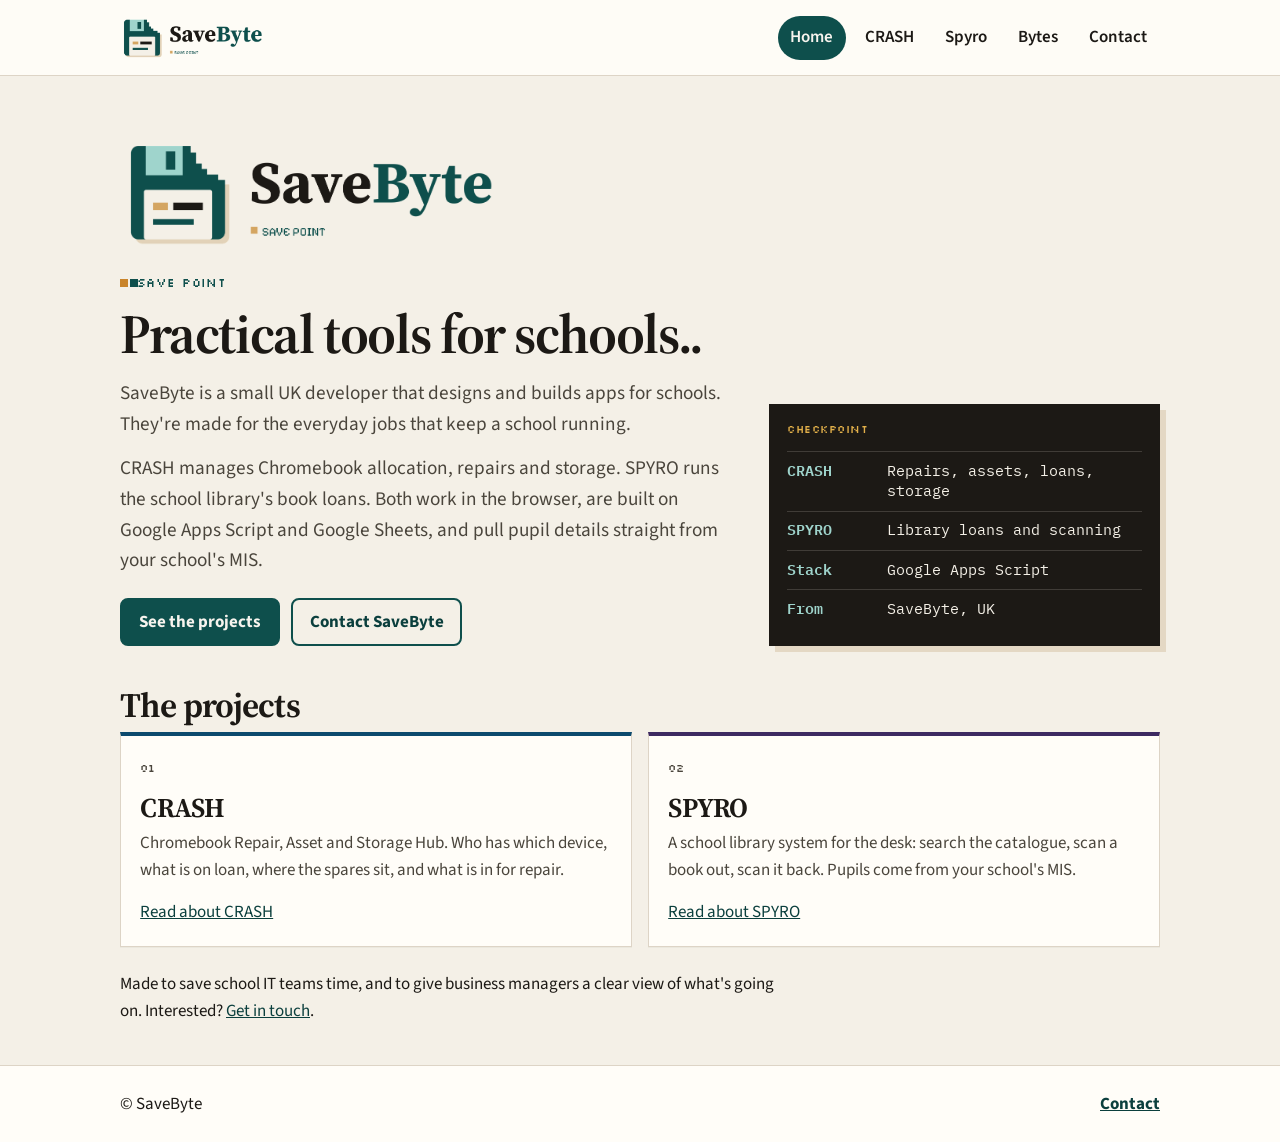
<file: index.html>
<!DOCTYPE html>
<html lang="en-GB">
  <head>
    <meta charset="utf-8">
    <meta name="viewport" content="width=device-width, initial-scale=1">
    <title>SaveByte — tools for school IT</title>
    <meta name="description" content="SaveByte is a small UK developer for practical school IT tools. CRASH tracks Chromebooks. SPYRO runs the library desk.">
    <meta name="theme-color" content="#0e4f4c">
    <link rel="icon" href="favicon.ico" sizes="any">
    <link rel="icon" href="images/icon-32.png" type="image/png" sizes="32x32">
    <link rel="icon" href="images/icon-16.png" type="image/png" sizes="16x16">
    <link rel="apple-touch-icon" href="images/icon-180.png">
    <link rel="manifest" href="site.webmanifest">
    <link rel="preconnect" href="https://fonts.googleapis.com">
    <link rel="preconnect" href="https://fonts.gstatic.com" crossorigin>
    <link href="https://fonts.googleapis.com/css2?family=IBM+Plex+Mono:wght@500;600&family=Silkscreen&family=Source+Sans+3:wght@400;600;700&family=Source+Serif+4:opsz,wght@8..60,560;8..60,650&display=swap" rel="stylesheet">
    <link rel="stylesheet" href="css/site.css">
  </head>
  <body>
    <a class="skip" href="#main">Skip to content</a>
    <header class="site-header">
      <div class="wrap header-inner">
        <a class="brand" href="index.html">
          <!-- Header logo. Replace images/savebyte-logo.png to swap it. -->
          <img class="brand-mark" src="images/savebyte-logo.png" width="1935" height="640" alt="SaveByte">
        </a>
        <nav class="nav" aria-label="Primary">
          <!--
            To add a project to this menu, copy one <a> line below onto every page
            (index.html, crash.html, spyro.html, bytes.html, contact.html)
            and add a new HTML file for that project.
          -->
          <a href="index.html" aria-current="page">Home</a>
          <a href="crash.html">CRASH</a>
          <a href="spyro.html">Spyro</a>
          <a href="bytes.html">Bytes</a>
          <a href="contact.html">Contact</a>
        </nav>
      </div>
    </header>
    <main id="main">
      <div class="wrap">
        <section class="hero">
          <div>
            <img class="home-logo" src="images/savebyte-logo.png" width="1935" height="640" alt="">
            <p class="kicker"><span class="pixel" aria-hidden="true"></span> Save point</p>
            <h1>Practical tools for schools..</h1>
            <p class="lede">SaveByte is a small UK developer that designs and builds apps for schools. They're made for the everyday jobs that keep a school running.</p>
            <p class="lede">CRASH manages Chromebook allocation, repairs and storage. SPYRO runs the school library's book loans. Both work in the browser, are built on Google Apps Script and Google Sheets, and pull pupil details straight from your school's MIS.</p>
            <div class="actions">
              <a class="button" href="#projects-heading">See the projects</a>
              <a class="button secondary" href="contact.html">Contact SaveByte</a>
            </div>
          </div>
          <aside class="checkpoint" aria-label="At a glance">
            <p class="checkpoint-kicker">Checkpoint</p>
            <ul>
              <li><span>CRASH</span> Repairs, assets, loans, storage</li>
              <li><span>SPYRO</span> Library loans and scanning</li>
              <li><span>Stack</span>Google Apps Script</li>
              <li><span>From</span> SaveByte, UK</li>
            </ul>
          </aside>
        </section>
        <section class="section" aria-labelledby="projects-heading">
          <h2 id="projects-heading">The projects</h2>
          <div class="card-grid">
            <article class="card crash">
              <p class="index">01</p>
              <h2><a href="crash.html">CRASH</a></h2>
              <p>Chromebook Repair, Asset and Storage Hub. Who has which device, what is on loan, where the spares sit, and what is in for repair.</p>
              <a href="crash.html">Read about CRASH</a>
            </article>
            <article class="card SPYRO">
              <p class="index">02</p>
              <h2><a href="spyro.html">SPYRO</a></h2>
              <p>A school library system for the desk: search the catalogue, scan a book out, scan it back. Pupils come from your school's MIS.</p>
              <a href="spyro.html">Read about SPYRO</a>
            </article>
          </div>
         <p class="note">Made to save school IT teams time, and to give business managers a clear view of what's going on. Interested? <a href="contact.html">Get in touch</a>.</p>
        </section>
      </div>
    </main>
    <footer class="site-footer">
      <div class="wrap footer-inner">
        <p>© SaveByte</p>
        <a href="contact.html">Contact</a>
      </div>
    </footer>
  </body>
</html>
</file>
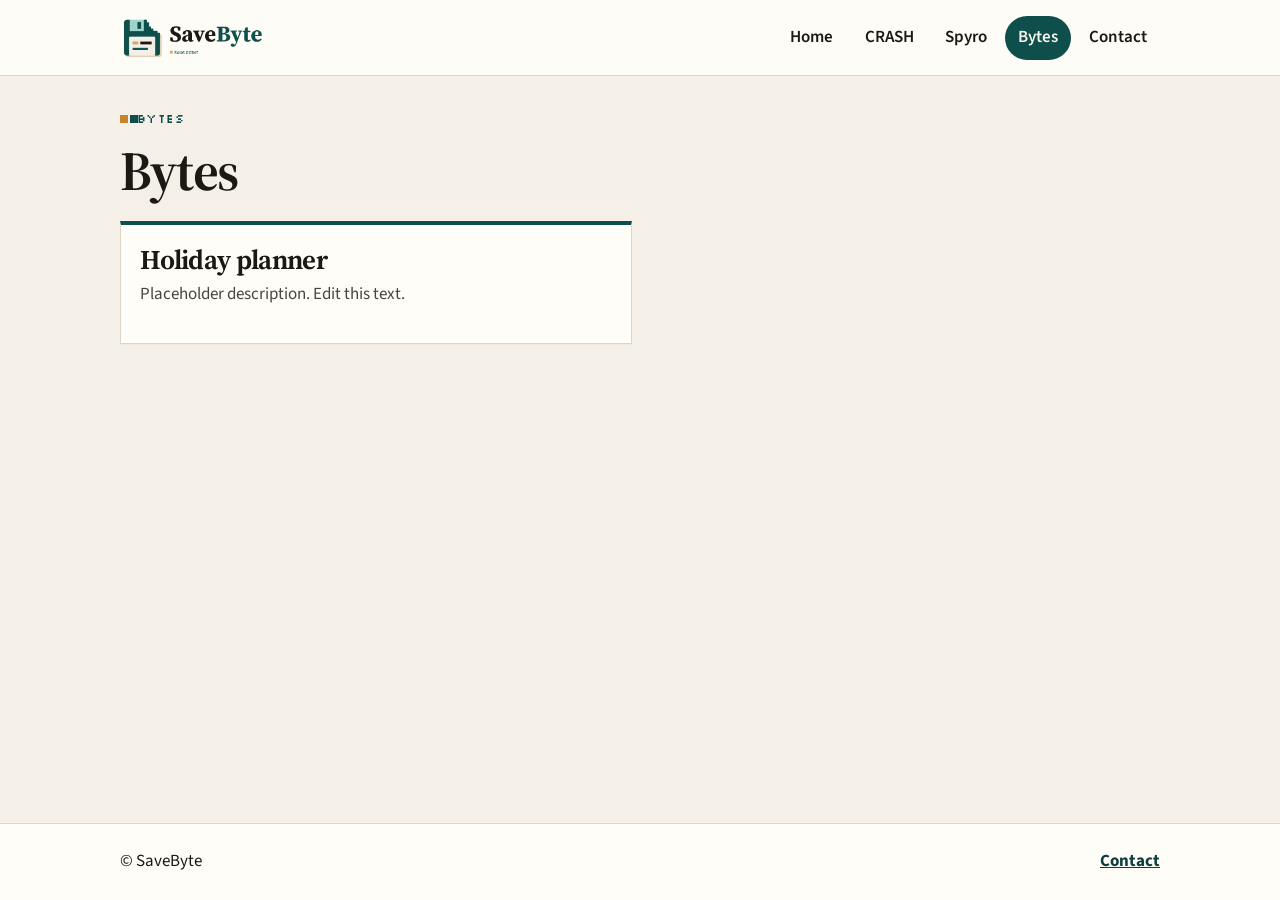
<file: bytes.html>
<!DOCTYPE html>
<html lang="en-GB">
  <head>
    <meta charset="utf-8">
    <meta name="viewport" content="width=device-width, initial-scale=1">
    <title>Bytes — SaveByte</title>
    <meta name="description" content="Smaller SaveByte projects.">
    <meta name="theme-color" content="#0e4f4c">
    <link rel="icon" href="favicon.ico" sizes="any">
    <link rel="icon" href="images/icon-32.png" type="image/png" sizes="32x32">
    <link rel="icon" href="images/icon-16.png" type="image/png" sizes="16x16">
    <link rel="apple-touch-icon" href="images/icon-180.png">
    <link rel="manifest" href="site.webmanifest">
    <link rel="preconnect" href="https://fonts.googleapis.com">
    <link rel="preconnect" href="https://fonts.gstatic.com" crossorigin>
    <link href="https://fonts.googleapis.com/css2?family=IBM+Plex+Mono:wght@500;600&family=Silkscreen&family=Source+Sans+3:wght@400;600;700&family=Source+Serif+4:opsz,wght@8..60,560;8..60,650&display=swap" rel="stylesheet">
    <link rel="stylesheet" href="css/site.css">
  </head>
  <body>
    <a class="skip" href="#main">Skip to content</a>
    <header class="site-header">
      <div class="wrap header-inner">
        <a class="brand" href="index.html">
          <!-- Header logo. Replace images/savebyte-logo.png to swap it. -->
          <img class="brand-mark" src="images/savebyte-logo.png" width="1935" height="640" alt="SaveByte">
        </a>
        <nav class="nav" aria-label="Primary">
          <!--
            To add a project to this menu, copy one <a> line below onto every page
            (index.html, crash.html, spyro.html, bytes.html, contact.html)
            and add a new HTML file for that project.
          -->
          <a href="index.html">Home</a>
          <a href="crash.html">CRASH</a>
          <a href="spyro.html">Spyro</a>
          <a href="bytes.html" aria-current="page">Bytes</a>
          <a href="contact.html">Contact</a>
        </nav>
      </div>
    </header>
    <main id="main">
      <div class="wrap page">
        <header class="page-intro">
          <p class="kicker"><span class="pixel" aria-hidden="true"></span> Bytes</p>
          <h1>Bytes</h1>
        </header>
        <div class="card-grid">
          <!--
            To add another small project, copy the <article class="card"> below
            and edit the heading and description.
          -->
          <article class="card">
            <h2>Holiday planner</h2>
            <p>Placeholder description. Edit this text.</p>
          </article>
        </div>
      </div>
    </main>
    <footer class="site-footer">
      <div class="wrap footer-inner">
        <p>© SaveByte</p>
        <a href="contact.html">Contact</a>
      </div>
    </footer>
  </body>
</html>
</file>
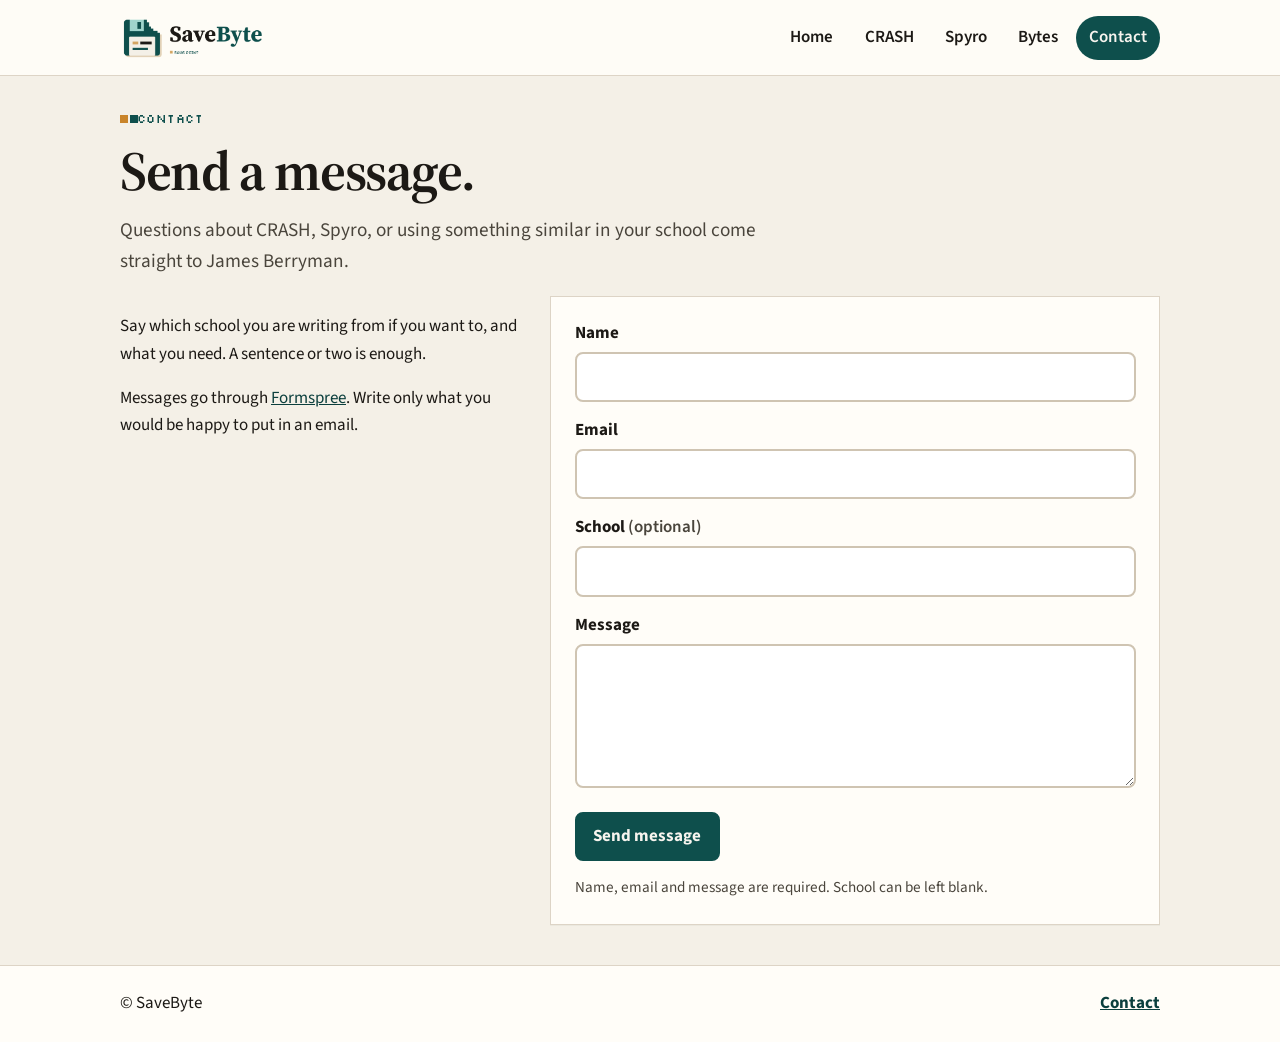
<file: contact.html>
<!DOCTYPE html>
<html lang="en-GB">
  <head>
    <meta charset="utf-8">
    <meta name="viewport" content="width=device-width, initial-scale=1">
    <title>Contact — SaveByte</title>
    <meta name="description" content="Contact James Berryman about SaveByte, CRASH, or Spyro.">
    <meta name="theme-color" content="#0e4f4c">
    <link rel="icon" href="favicon.ico" sizes="any">
    <link rel="icon" href="images/icon-32.png" type="image/png" sizes="32x32">
    <link rel="icon" href="images/icon-16.png" type="image/png" sizes="16x16">
    <link rel="apple-touch-icon" href="images/icon-180.png">
    <link rel="manifest" href="site.webmanifest">
    <link rel="preconnect" href="https://fonts.googleapis.com">
    <link rel="preconnect" href="https://fonts.gstatic.com" crossorigin>
    <link href="https://fonts.googleapis.com/css2?family=IBM+Plex+Mono:wght@500;600&family=Silkscreen&family=Source+Sans+3:wght@400;600;700&family=Source+Serif+4:opsz,wght@8..60,560;8..60,650&display=swap" rel="stylesheet">
    <link rel="stylesheet" href="css/site.css">
  </head>
  <body>
    <a class="skip" href="#main">Skip to content</a>
    <header class="site-header">
      <div class="wrap header-inner">
        <a class="brand" href="index.html">
          <!-- Header logo. Replace images/savebyte-logo.png to swap it. -->
          <img class="brand-mark" src="images/savebyte-logo.png" width="1935" height="640" alt="SaveByte">
        </a>
        <nav class="nav" aria-label="Primary">
          <!--
            To add a project to this menu, copy one <a> line below onto every page
            (index.html, crash.html, spyro.html, bytes.html, contact.html)
            and add a new HTML file for that project.
          -->
          <a href="index.html">Home</a>
          <a href="crash.html">CRASH</a>
          <a href="spyro.html">Spyro</a>
          <a href="bytes.html">Bytes</a>
          <a href="contact.html" aria-current="page">Contact</a>
        </nav>
      </div>
    </header>
    <main id="main">
      <div class="wrap">
        <header class="page-intro">
          <p class="kicker"><span class="pixel" aria-hidden="true"></span> Contact</p>
          <h1>Send a message.</h1>
          <p class="lede">Questions about CRASH, Spyro, or using something similar in your school come straight to James Berryman.</p>
        </header>
        <div class="contact-layout">
          <div class="prose">
            <p>Say which school you are writing from if you want to, and what you need. A sentence or two is enough.</p>
            <p>Messages go through <a href="https://formspree.io" rel="noopener noreferrer">Formspree</a>. Write only what you would be happy to put in an email.</p>
          </div>
          <div>
            <form id="contact-form" action="https://formspree.io/f/YOUR_FORM_ID" method="POST">
              <div id="error-summary" class="error-summary" hidden tabindex="-1">
                <p id="error-summary-title">Please fix the following:</p>
                <ul id="error-list"></ul>
              </div>
              <p id="send-error" class="form-error" hidden tabindex="-1"></p>
              <p class="hp" aria-hidden="true">
                <label for="company">Company</label>
                <input id="company" name="_gotcha" type="text" tabindex="-1" autocomplete="off">
              </p>
              <input type="hidden" name="_subject" value="SaveByte website enquiry">
              <div class="field">
                <label for="name">Name</label>
                <input id="name" name="name" type="text" autocomplete="name" maxlength="200" required aria-describedby="name-error">
                <p id="name-error" class="field-error" hidden></p>
              </div>
              <div class="field">
                <label for="email">Email</label>
                <input id="email" name="email" type="email" autocomplete="email" maxlength="200" required aria-describedby="email-error" inputmode="email" spellcheck="false">
                <p id="email-error" class="field-error" hidden></p>
              </div>
              <div class="field">
                <label for="school">School <span class="optional">(optional)</span></label>
                <input id="school" name="school" type="text" autocomplete="organization" maxlength="200">
              </div>
              <div class="field">
                <label for="message">Message</label>
                <textarea id="message" name="message" maxlength="5000" required aria-describedby="message-error"></textarea>
                <p id="message-error" class="field-error" hidden></p>
              </div>
              <div class="form-actions">
                <button id="send" class="button" type="submit">Send message</button>
              </div>
              <p class="fine-print">Name, email and message are required. School can be left blank.</p>
            </form>
            <div id="thanks" class="thanks" hidden tabindex="-1">
              <h2>Thank you</h2>
              <p id="thanks-detail"></p>
              <button id="thanks-reset" class="button secondary" type="button">Send another message</button>
            </div>
          </div>
        </div>
      </div>
    </main>
    <footer class="site-footer">
      <div class="wrap footer-inner">
        <p>© SaveByte</p>
        <a href="contact.html" aria-current="page">Contact</a>
      </div>
    </footer>
    <script src="js/site.js"></script>
    <noscript>
      <style>
        .fine-print::after {
          content: " This browser has JavaScript turned off. The form can still be sent, and Formspree will show its own confirmation.";
        }
      </style>
    </noscript>
  </body>
</html>
</file>
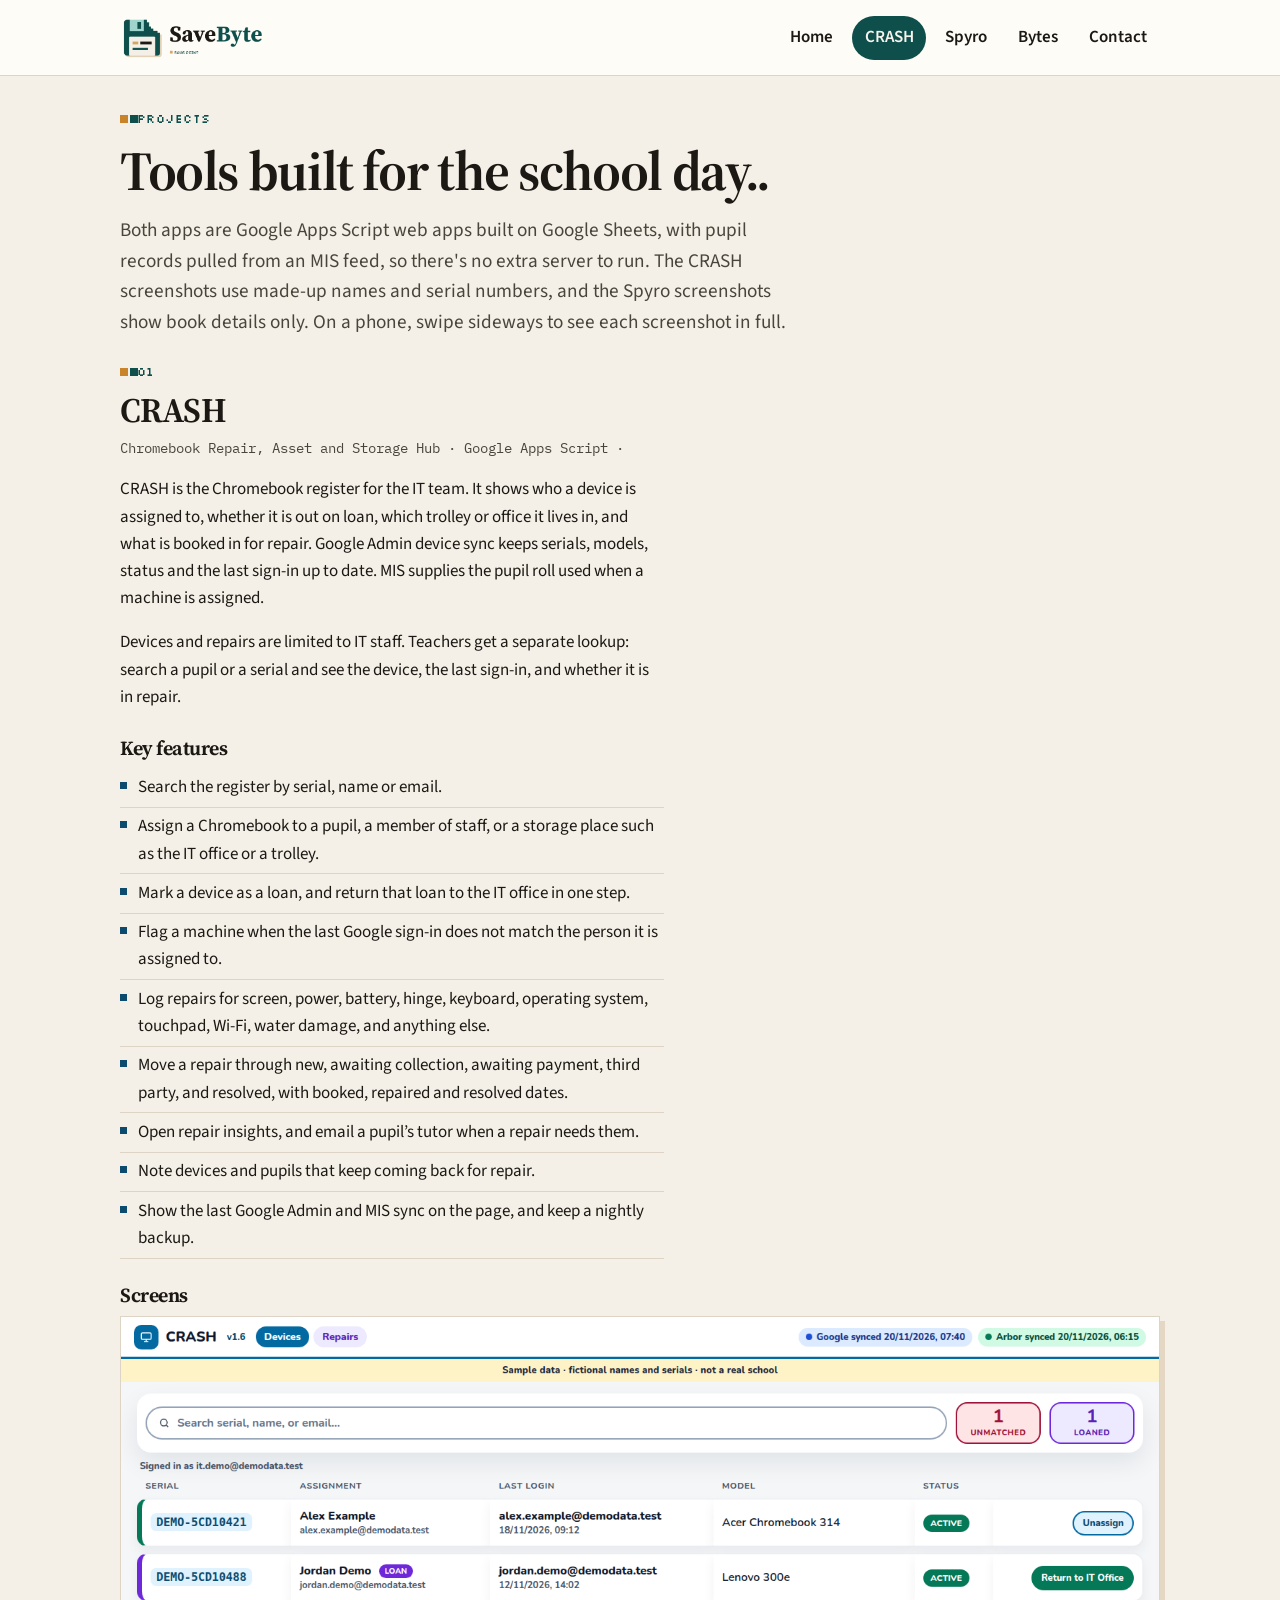
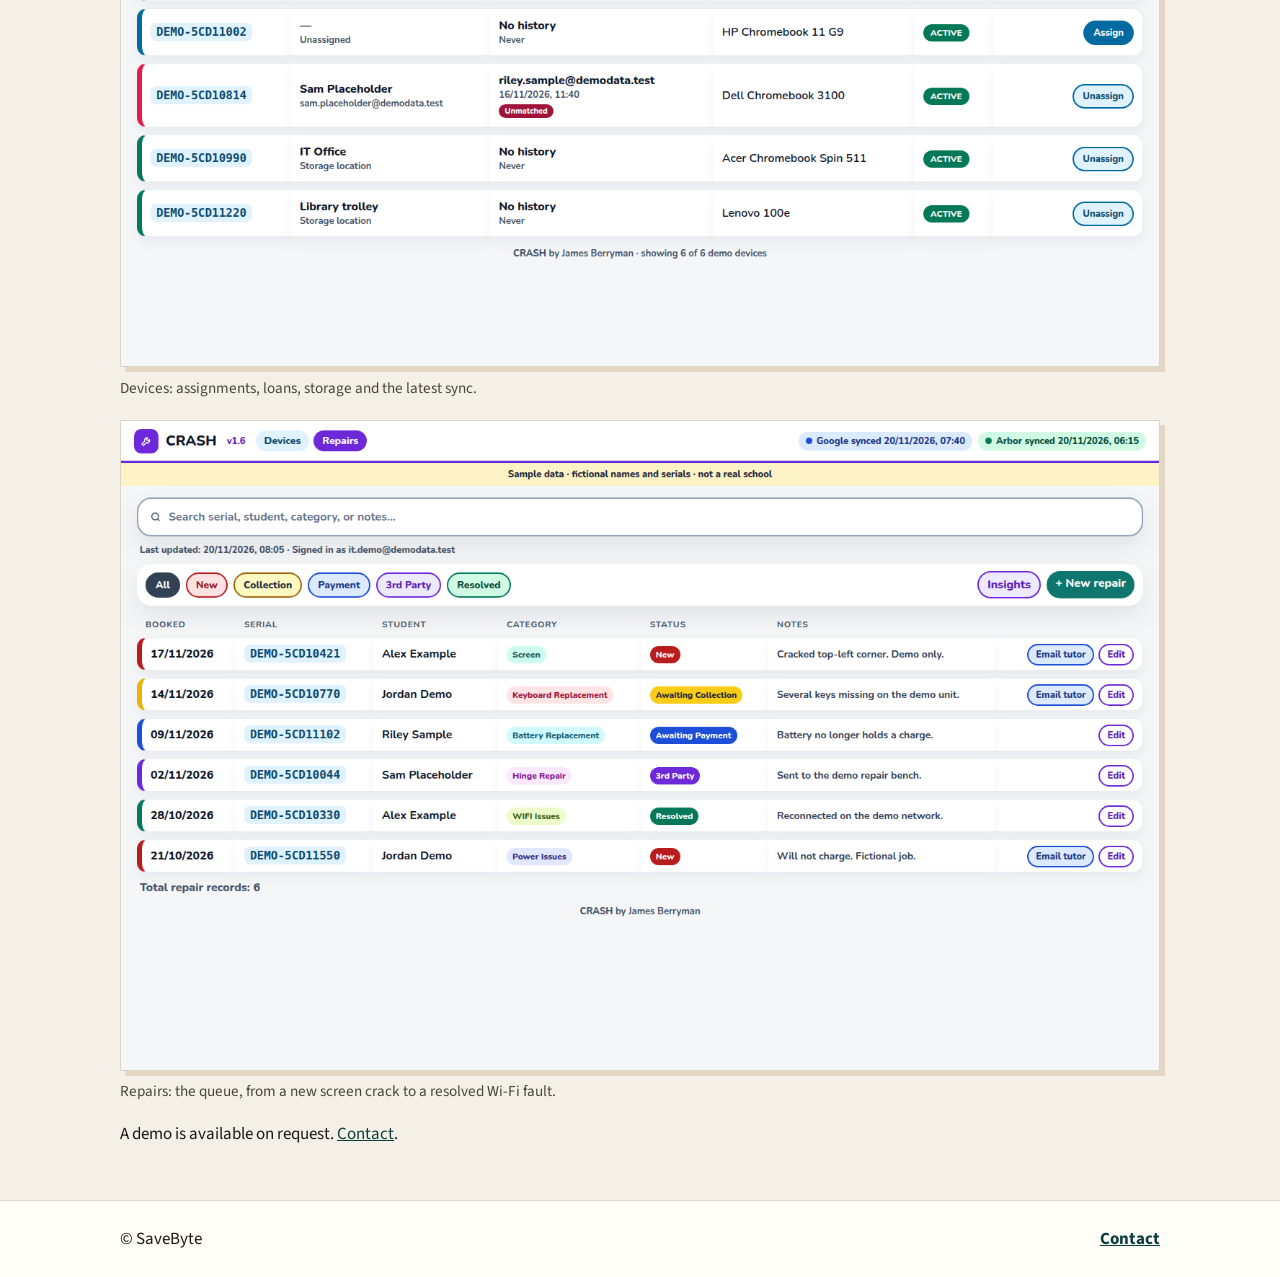
<file: crash.html>
<!DOCTYPE html>
<html lang="en-GB">
  <head>
    <meta charset="utf-8">
    <meta name="viewport" content="width=device-width, initial-scale=1">
    <title>CRASH — SaveByte</title>
    <meta name="description" content="CRASH tracks Chromebook repairs, assets, loans and storage. Spyro is a school library system for loans, returns and scanning.">
    <meta name="theme-color" content="#0e4f4c">
    <link rel="icon" href="favicon.ico" sizes="any">
    <link rel="icon" href="images/icon-32.png" type="image/png" sizes="32x32">
    <link rel="icon" href="images/icon-16.png" type="image/png" sizes="16x16">
    <link rel="apple-touch-icon" href="images/icon-180.png">
    <link rel="manifest" href="site.webmanifest">
    <link rel="preconnect" href="https://fonts.googleapis.com">
    <link rel="preconnect" href="https://fonts.gstatic.com" crossorigin>
    <link href="https://fonts.googleapis.com/css2?family=IBM+Plex+Mono:wght@500;600&family=Silkscreen&family=Source+Sans+3:wght@400;600;700&family=Source+Serif+4:opsz,wght@8..60,560;8..60,650&display=swap" rel="stylesheet">
    <link rel="stylesheet" href="css/site.css">
  </head>
  <body>
    <a class="skip" href="#main">Skip to content</a>
    <header class="site-header">
      <div class="wrap header-inner">
        <a class="brand" href="index.html">
          <!-- Header logo. Replace images/savebyte-logo.png to swap it. -->
          <img class="brand-mark" src="images/savebyte-logo.png" width="1935" height="640" alt="SaveByte">
        </a>
        <nav class="nav" aria-label="Primary">
          <!--
            To add a project to this menu, copy one <a> line below onto every page
            (index.html, crash.html, spyro.html, bytes.html, contact.html)
            and add a new HTML file for that project.
          -->
          <a href="index.html">Home</a>
          <a href="crash.html" aria-current="page">CRASH</a>
          <a href="spyro.html">Spyro</a>
          <a href="bytes.html">Bytes</a>
          <a href="contact.html">Contact</a>
        </nav>
      </div>
    </header>
    <main id="main">
      <div class="wrap">
        <header class="page-intro">
          <p class="kicker"><span class="pixel" aria-hidden="true"></span> Projects</p>
          <h1>Tools built for the school day..</h1>
          <p class="lede">Both apps are Google Apps Script web apps built on Google Sheets, with pupil records pulled from an MIS feed, so there's no extra server to run. The CRASH screenshots use made-up names and serial numbers, and the Spyro screenshots show book details only. On a phone, swipe sideways to see each screenshot in full.</p>
        </header>

        <article class="project crash" id="crash">
          <p class="kicker"><span class="pixel" aria-hidden="true"></span> 01</p>
          <h2>CRASH</h2>
          <p class="stack">Chromebook Repair, Asset and Storage Hub · Google Apps Script ·</p>
          <div class="prose">
            <p>CRASH is the Chromebook register for the IT team. It shows who a device is assigned to, whether it is out on loan, which trolley or office it lives in, and what is booked in for repair. Google Admin device sync keeps serials, models, status and the last sign-in up to date. MIS supplies the pupil roll used when a machine is assigned.</p>
            <p>Devices and repairs are limited to IT staff. Teachers get a separate lookup: search a pupil or a serial and see the device, the last sign-in, and whether it is in repair.</p>
          </div>
          <h3>Key features</h3>
          <ul class="feature-list">
            <li>Search the register by serial, name or email.</li>
            <li>Assign a Chromebook to a pupil, a member of staff, or a storage place such as the IT office or a trolley.</li>
            <li>Mark a device as a loan, and return that loan to the IT office in one step.</li>
            <li>Flag a machine when the last Google sign-in does not match the person it is assigned to.</li>
            <li>Log repairs for screen, power, battery, hinge, keyboard, operating system, touchpad, Wi-Fi, water damage, and anything else.</li>
            <li>Move a repair through new, awaiting collection, awaiting payment, third party, and resolved, with booked, repaired and resolved dates.</li>
            <li>Open repair insights, and email a pupil’s tutor when a repair needs them.</li>
            <li>Note devices and pupils that keep coming back for repair.</li>
            <li>Show the last Google Admin and MIS sync on the page, and keep a nightly backup.</li>
          </ul>
          <h3>Screens</h3>
          <div class="shots">
            <figure>
              <div class="shot-scroll" tabindex="0">
                <img src="images/crash-devices.png" width="1440" height="900" alt="CRASH devices screen with fictional pupils. The register lists demo serials, loan and unmatched tags, storage in the IT office, and Google and MIS sync times.">
              </div>
              <figcaption>Devices: assignments, loans, storage and the latest sync.</figcaption>
            </figure>
            <figure>
              <div class="shot-scroll" tabindex="0">
                <img src="images/crash-repairs.png" width="1440" height="900" alt="CRASH repairs screen with fictional repair jobs. Status filters run from New to Resolved, and the rows show demo serials, categories and notes.">
              </div>
              <figcaption>Repairs: the queue, from a new screen crack to a resolved Wi-Fi fault.</figcaption>
            </figure>
          </div>
          <p>A demo is available on request. <a href="contact.html">Contact</a>.</p>
        </article>
      </div>
    </main>
    <footer class="site-footer">
      <div class="wrap footer-inner">
        <p>© SaveByte</p>
        <a href="contact.html">Contact</a>
      </div>
    </footer>
  </body>
</html>
</file>
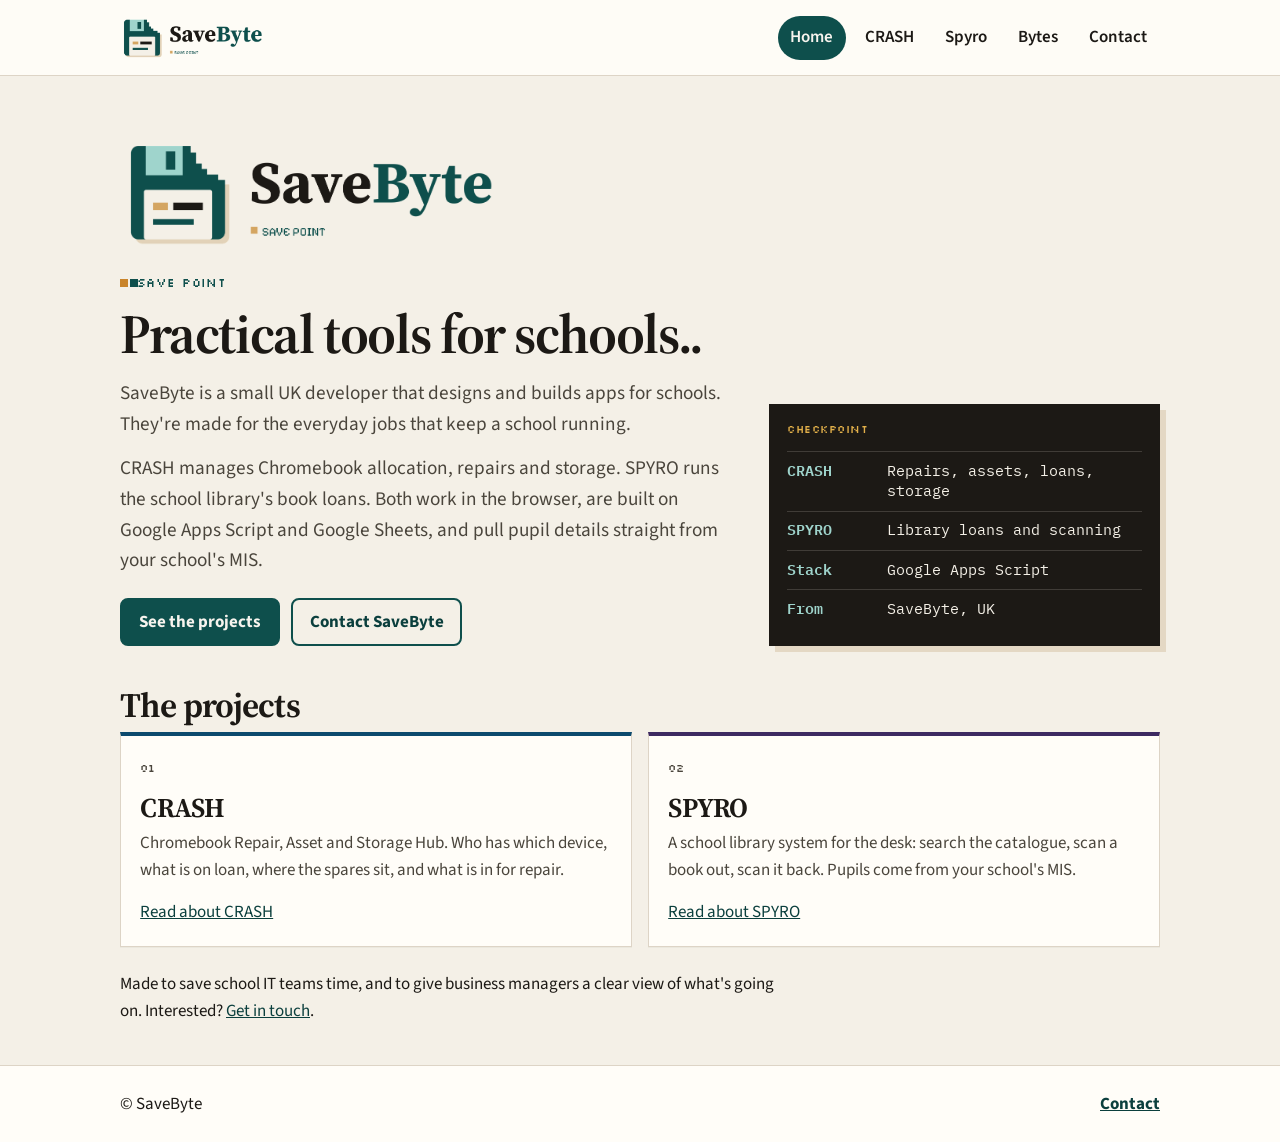
<file: projects.html>
<!DOCTYPE html>
<html lang="en-GB">
  <head>
    <meta charset="utf-8">
    <title>SaveByte</title>
    <link rel="canonical" href="index.html">
    <meta http-equiv="refresh" content="0; url=index.html">
    <script>location.replace("index.html");</script>
  </head>
  <body>
    <p><a href="index.html">Home</a></p>
  </body>
</html>
</file>
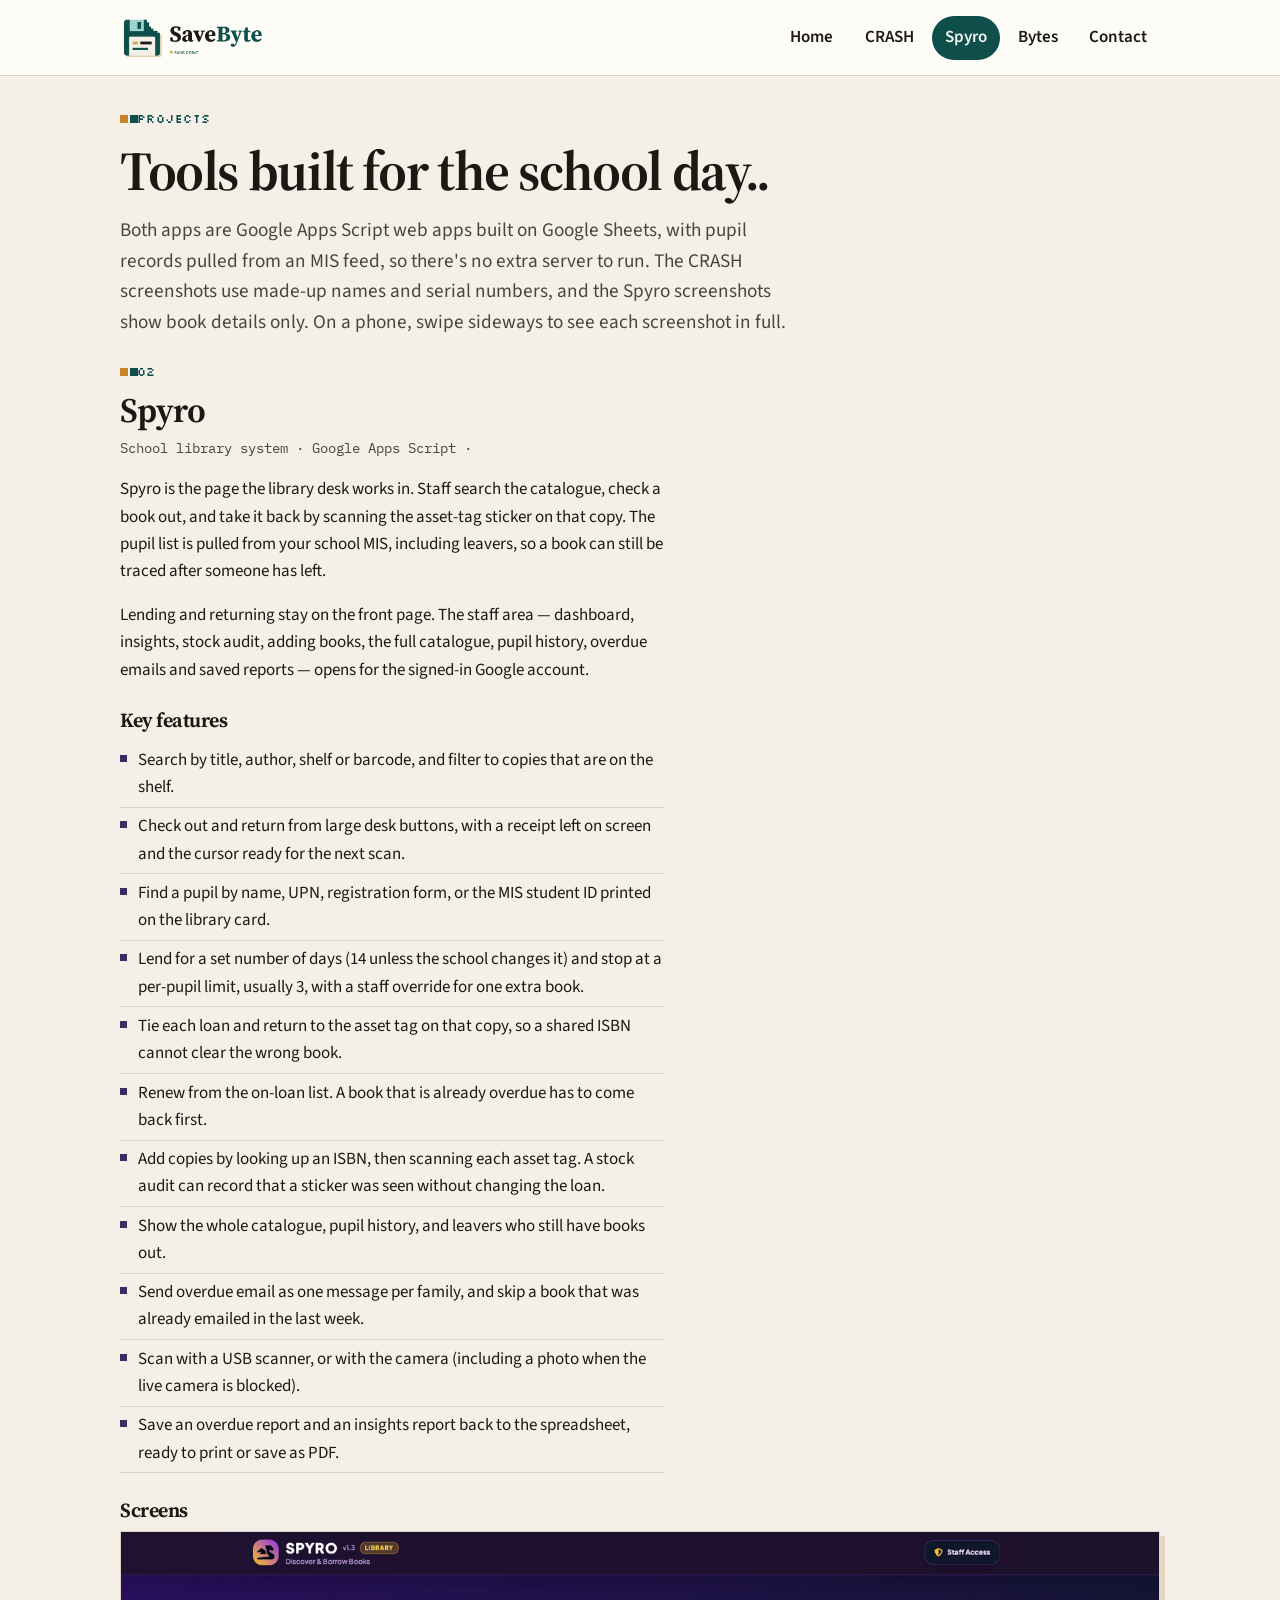
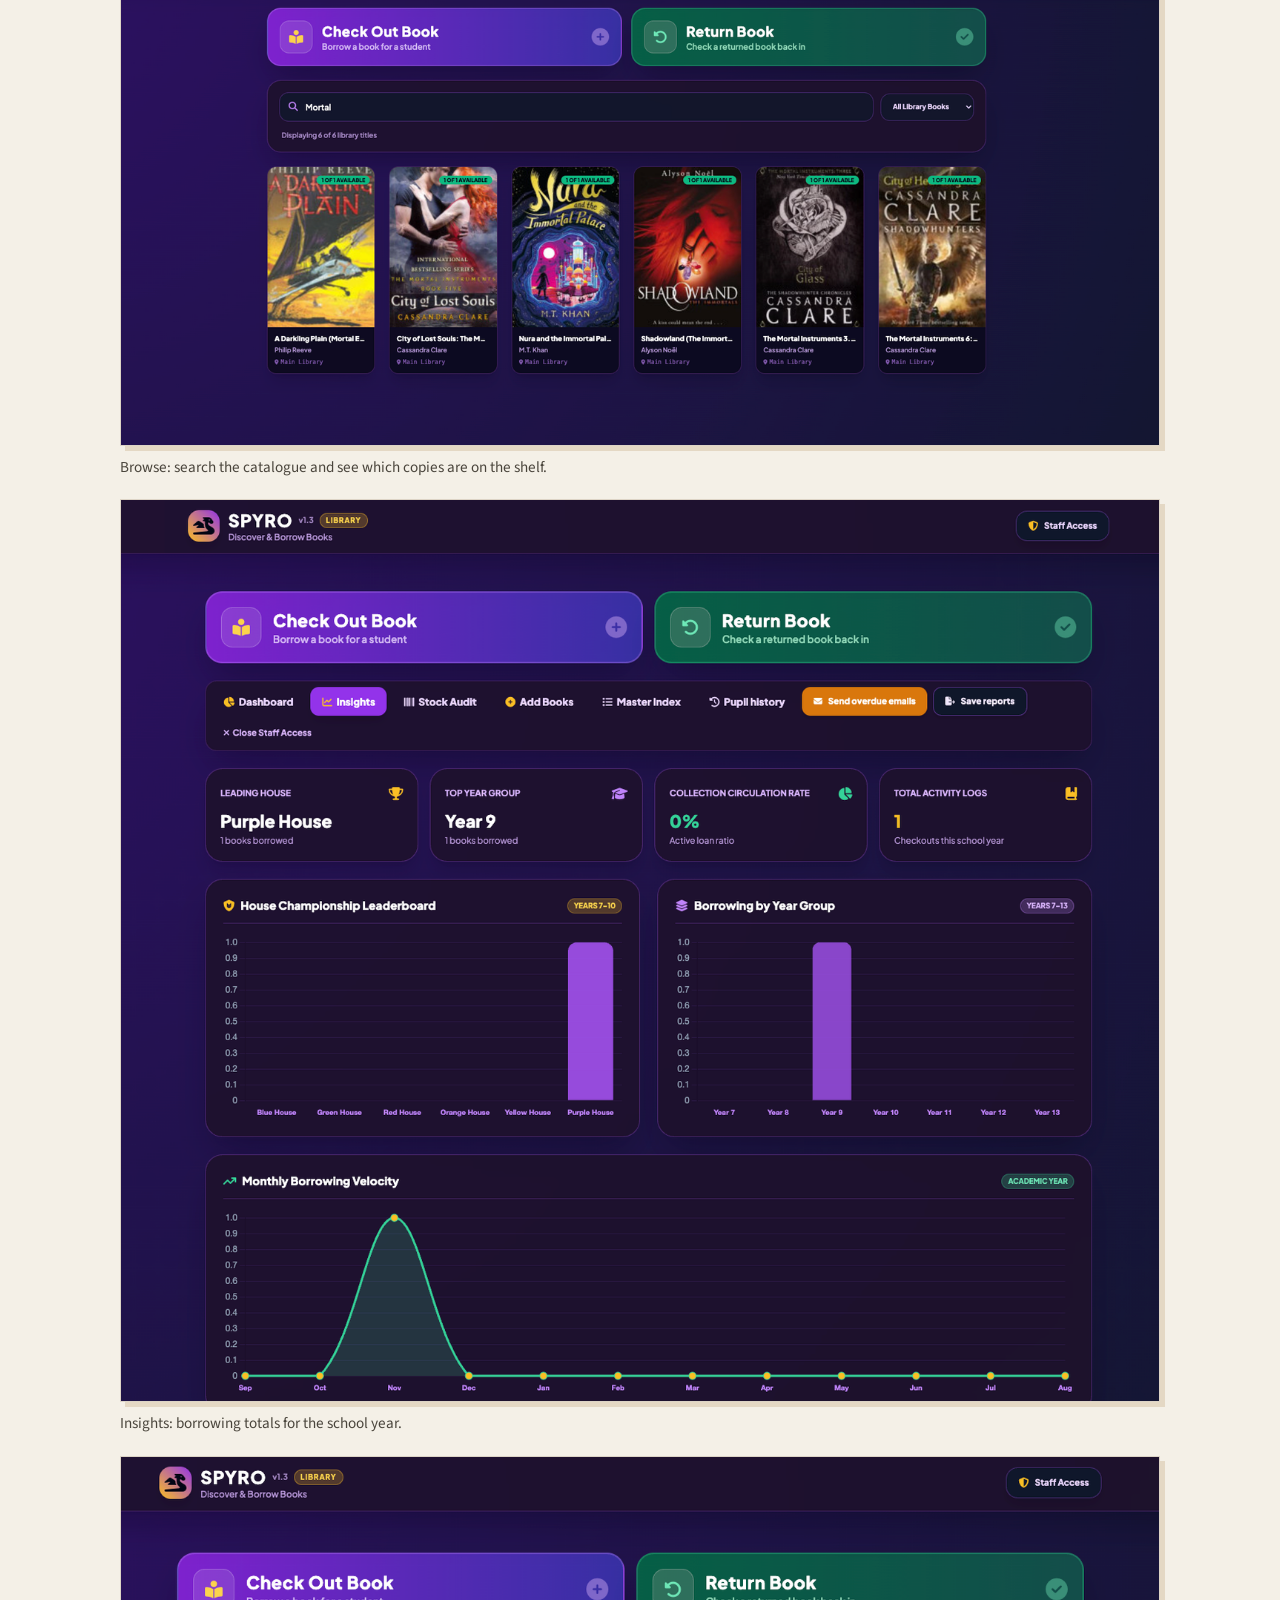
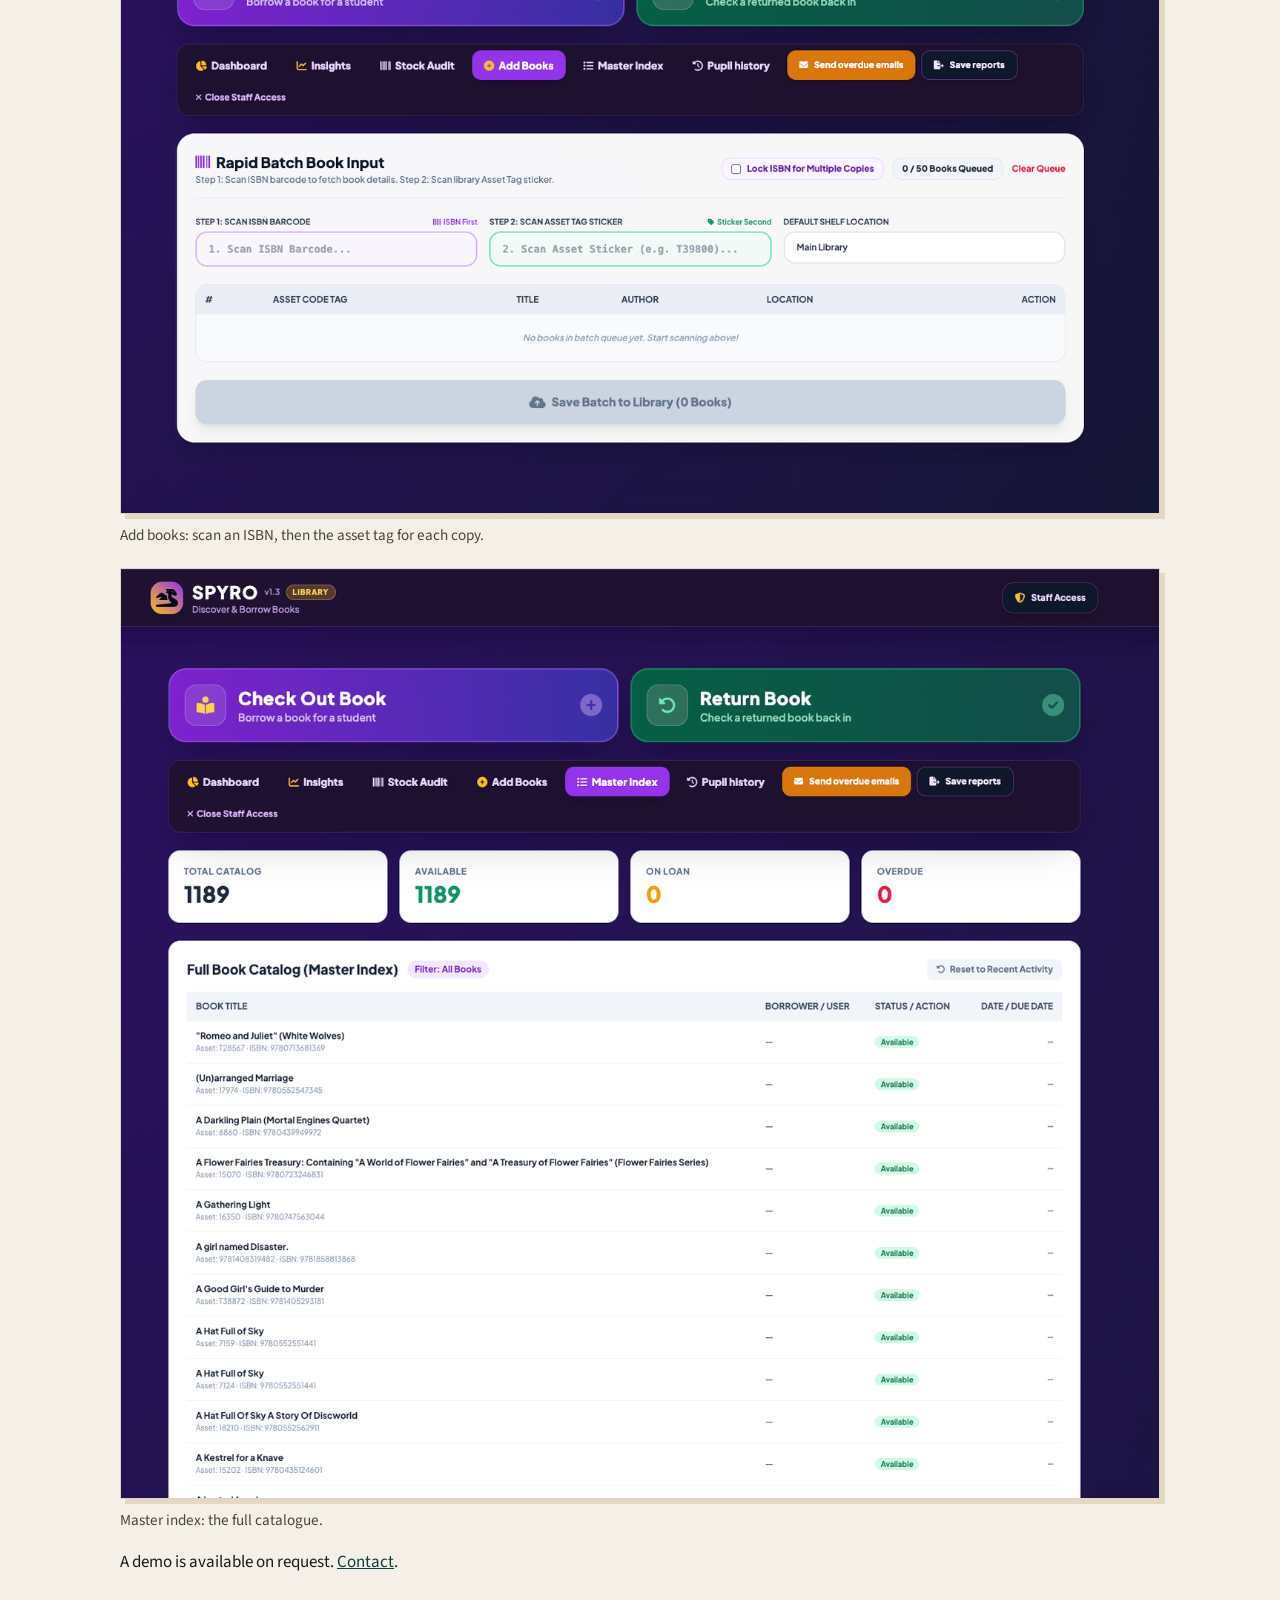
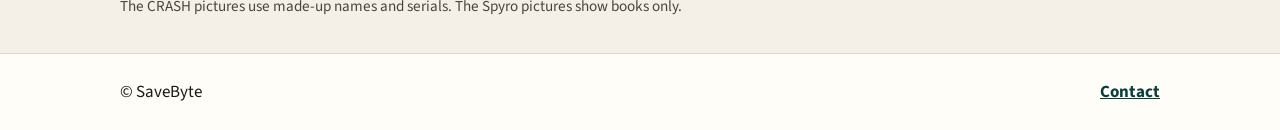
<file: spyro.html>
<!DOCTYPE html>
<html lang="en-GB">
  <head>
    <meta charset="utf-8">
    <meta name="viewport" content="width=device-width, initial-scale=1">
    <title>Spyro — SaveByte</title>
    <meta name="description" content="CRASH tracks Chromebook repairs, assets, loans and storage. Spyro is a school library system for loans, returns and scanning.">
    <meta name="theme-color" content="#0e4f4c">
    <link rel="icon" href="favicon.ico" sizes="any">
    <link rel="icon" href="images/icon-32.png" type="image/png" sizes="32x32">
    <link rel="icon" href="images/icon-16.png" type="image/png" sizes="16x16">
    <link rel="apple-touch-icon" href="images/icon-180.png">
    <link rel="manifest" href="site.webmanifest">
    <link rel="preconnect" href="https://fonts.googleapis.com">
    <link rel="preconnect" href="https://fonts.gstatic.com" crossorigin>
    <link href="https://fonts.googleapis.com/css2?family=IBM+Plex+Mono:wght@500;600&family=Silkscreen&family=Source+Sans+3:wght@400;600;700&family=Source+Serif+4:opsz,wght@8..60,560;8..60,650&display=swap" rel="stylesheet">
    <link rel="stylesheet" href="css/site.css">
  </head>
  <body>
    <a class="skip" href="#main">Skip to content</a>
    <header class="site-header">
      <div class="wrap header-inner">
        <a class="brand" href="index.html">
          <!-- Header logo. Replace images/savebyte-logo.png to swap it. -->
          <img class="brand-mark" src="images/savebyte-logo.png" width="1935" height="640" alt="SaveByte">
        </a>
        <nav class="nav" aria-label="Primary">
          <!--
            To add a project to this menu, copy one <a> line below onto every page
            (index.html, crash.html, spyro.html, bytes.html, contact.html)
            and add a new HTML file for that project.
          -->
          <a href="index.html">Home</a>
          <a href="crash.html">CRASH</a>
          <a href="spyro.html" aria-current="page">Spyro</a>
          <a href="bytes.html">Bytes</a>
          <a href="contact.html">Contact</a>
        </nav>
      </div>
    </header>
    <main id="main">
      <div class="wrap">
        <header class="page-intro">
          <p class="kicker"><span class="pixel" aria-hidden="true"></span> Projects</p>
          <h1>Tools built for the school day..</h1>
          <p class="lede">Both apps are Google Apps Script web apps built on Google Sheets, with pupil records pulled from an MIS feed, so there's no extra server to run. The CRASH screenshots use made-up names and serial numbers, and the Spyro screenshots show book details only. On a phone, swipe sideways to see each screenshot in full.</p>
        </header>

        <article class="project spyro" id="spyro">
          <p class="kicker"><span class="pixel" aria-hidden="true"></span> 02</p>
          <h2>Spyro</h2>
          <p class="stack">School library system · Google Apps Script ·</p>
          <div class="prose">
            <p>Spyro is the page the library desk works in. Staff search the catalogue, check a book out, and take it back by scanning the asset-tag sticker on that copy. The pupil list is pulled from your school MIS, including leavers, so a book can still be traced after someone has left.</p>
            <p>Lending and returning stay on the front page. The staff area — dashboard, insights, stock audit, adding books, the full catalogue, pupil history, overdue emails and saved reports — opens for the signed-in Google account.</p>
          </div>
          <h3>Key features</h3>
          <ul class="feature-list">
            <li>Search by title, author, shelf or barcode, and filter to copies that are on the shelf.</li>
            <li>Check out and return from large desk buttons, with a receipt left on screen and the cursor ready for the next scan.</li>
            <li>Find a pupil by name, UPN, registration form, or the MIS student ID printed on the library card.</li>
            <li>Lend for a set number of days (14 unless the school changes it) and stop at a per-pupil limit, usually 3, with a staff override for one extra book.</li>
            <li>Tie each loan and return to the asset tag on that copy, so a shared ISBN cannot clear the wrong book.</li>
            <li>Renew from the on-loan list. A book that is already overdue has to come back first.</li>
            <li>Add copies by looking up an ISBN, then scanning each asset tag. A stock audit can record that a sticker was seen without changing the loan.</li>
            <li>Show the whole catalogue, pupil history, and leavers who still have books out.</li>
            <li>Send overdue email as one message per family, and skip a book that was already emailed in the last week.</li>
            <li>Scan with a USB scanner, or with the camera (including a photo when the live camera is blocked).</li>
            <li>Save an overdue report and an insights report back to the spreadsheet, ready to print or save as PDF.</li>
          </ul>
          <h3>Screens</h3>
          <div class="shots">
            <figure>
              <div class="shot-scroll" tabindex="0">
                <img src="images/spyro-browse.png" width="1400" height="692" alt="Spyro catalogue search for Mortal, showing book covers, authors and how many copies are available. No pupil names are shown.">
              </div>
              <figcaption>Browse: search the catalogue and see which copies are on the shelf.</figcaption>
            </figure>
            <figure>
              <div class="shot-scroll" tabindex="0">
                <img src="images/spyro-insights.png" width="1400" height="1216" alt="Spyro Insights dashboard with house and year-group borrowing charts. No pupil names are shown.">
              </div>
              <figcaption>Insights: borrowing totals for the school year.</figcaption>
            </figure>
            <figure>
              <div class="shot-scroll" tabindex="0">
                <img src="images/spyro-add-books.png" width="1400" height="886" alt="Spyro Rapid Batch Book Input, with empty ISBN and asset-tag fields and the shelf set to Main Library.">
              </div>
              <figcaption>Add books: scan an ISBN, then the asset tag for each copy.</figcaption>
            </figure>
            <figure>
              <div class="shot-scroll" tabindex="0">
                <img src="images/spyro-master-index.png" width="1400" height="1254" alt="Spyro Master Index listing book titles, asset tags and ISBNs. Every visible row is available, and no borrower names are shown.">
              </div>
              <figcaption>Master index: the full catalogue.</figcaption>
            </figure>
          </div>
          <p>A demo is available on request. <a href="contact.html">Contact</a>.</p>
          <p class="sample-note">The CRASH pictures use made-up names and serials. The Spyro pictures show books only.</p>
        </article>
      </div>
    </main>
    <footer class="site-footer">
      <div class="wrap footer-inner">
        <p>© SaveByte</p>
        <a href="contact.html">Contact</a>
      </div>
    </footer>
  </body>
</html>
</file>
<file: css/site.css>
:root {
  --bg: #f4f0e7;
  --bg-raised: #fffdf8;
  --ink: #1c1915;
  --muted: #4a453c;
  --line: #ddd4c6;
  --save: #0e4f4c;
  --save-deep: #0b3f3d;
  --gold: #c9842a;
  --gold-soft: #e7d3a4;
  --danger: #8c1d1d;
  --danger-bg: #f8ebe6;
  --crash: #0c4a6e;
  --spyro: #3d2a62;
  --shadow: 0 1px 0 rgba(28, 25, 21, 0.04);
  --serif: "Source Serif 4", Palatino, "Iowan Old Style", Georgia, serif;
  --sans: "Source Sans 3", "Segoe UI", sans-serif;
  --pixel: Silkscreen, ui-monospace, monospace;
  --mono: "IBM Plex Mono", ui-monospace, monospace;
  --wrap: 1040px;
  --focus: 3px solid var(--save);
}

*,
*::before,
*::after {
  box-sizing: border-box;
}

html {
  scroll-behavior: smooth;
}

body {
  margin: 0;
  min-height: 100vh;
  display: flex;
  flex-direction: column;
  background: var(--bg);
  color: var(--ink);
  font-family: var(--sans);
  font-size: 1.0625rem;
  line-height: 1.6;
}

main {
  flex: 1;
}

img {
  max-width: 100%;
  height: auto;
}

a {
  color: var(--save-deep);
}

a:hover {
  color: #062624;
}

:focus {
  outline: none;
}

:focus-visible {
  outline: var(--focus);
  outline-offset: 3px;
}

.skip {
  position: absolute;
  left: 0.75rem;
  top: 0;
  transform: translateY(-120%);
  background: var(--bg-raised);
  color: var(--ink);
  padding: 0.5rem 0.8rem;
  z-index: 20;
  border: 2px solid var(--save);
}

.skip:focus {
  transform: none;
  top: 0.75rem;
}

.wrap {
  width: min(var(--wrap), calc(100% - 2rem));
  margin-inline: auto;
}

.site-header {
  border-bottom: 1px solid var(--line);
  background: rgba(255, 253, 248, 0.92);
}

.header-inner {
  display: flex;
  flex-wrap: wrap;
  align-items: center;
  justify-content: space-between;
  gap: 0.75rem 1.25rem;
  padding: 0.85rem 0;
}

.brand {
  display: inline-flex;
  align-items: center;
  gap: 0.7rem;
  color: var(--ink);
  text-decoration: none;
  font-family: var(--serif);
  font-weight: 650;
  font-size: 1.35rem;
  letter-spacing: -0.02em;
}

.brand-mark {
  display: block;
  height: 48px;
  width: auto;
  max-width: min(240px, 62vw);
  flex-shrink: 0;
}

.home-logo {
  display: block;
  width: min(380px, 100%);
  height: auto;
  margin: 0 0 1.15rem;
}

.nav {
  display: flex;
  flex-wrap: wrap;
  gap: 0.35rem;
}

.nav a {
  display: inline-flex;
  align-items: center;
  min-height: 44px;
  padding: 0.35rem 0.8rem;
  color: var(--ink);
  text-decoration: none;
  font-weight: 600;
  border-radius: 999px;
}

.nav a:hover {
  background: rgba(14, 79, 76, 0.08);
}

.nav a[aria-current="page"] {
  background: var(--save);
  color: #f7f4ee;
}

.kicker {
  display: flex;
  align-items: center;
  gap: 0.55rem;
  margin: 0 0 0.7rem;
  font-family: var(--pixel);
  font-size: 0.72rem;
  letter-spacing: 0.04em;
  text-transform: uppercase;
  color: var(--save);
  line-height: 1.4;
}

.pixel {
  width: 8px;
  height: 8px;
  background: var(--gold);
  box-shadow: 10px 0 0 var(--save);
  flex-shrink: 0;
}

h1,
h2,
h3 {
  font-family: var(--serif);
  font-weight: 650;
  letter-spacing: -0.025em;
  line-height: 1.15;
}

h1 {
  margin: 0 0 0.8rem;
  font-size: clamp(2.15rem, 5vw, 3.45rem);
}

h2 {
  margin: 0 0 0.4rem;
  font-size: clamp(1.7rem, 3vw, 2.15rem);
}

h3 {
  margin: 1.6rem 0 0.55rem;
  font-size: 1.25rem;
}

.lede {
  margin: 0 0 0.85rem;
  max-width: 42rem;
  font-size: 1.2rem;
  color: var(--muted);
}

.hero {
  display: grid;
  grid-template-columns: 1fr;
  gap: 1.75rem;
  padding: 2.5rem 0 1rem;
}

.actions {
  display: flex;
  flex-wrap: wrap;
  gap: 0.7rem;
  margin-top: 1.35rem;
}

.button {
  display: inline-flex;
  align-items: center;
  justify-content: center;
  min-height: 44px;
  padding: 0.55rem 1.05rem;
  border-radius: 8px;
  border: 2px solid var(--save);
  background: var(--save);
  color: #f7f4ee;
  font: inherit;
  font-weight: 700;
  text-decoration: none;
  cursor: pointer;
}

.button:hover {
  background: var(--save-deep);
  border-color: var(--save-deep);
  color: #f7f4ee;
}

.button.secondary {
  background: transparent;
  color: var(--save-deep);
}

.button.secondary:hover {
  background: rgba(14, 79, 76, 0.08);
  color: var(--save-deep);
}

.button:disabled {
  opacity: 0.7;
  cursor: wait;
}

.checkpoint {
  background: #1c1915;
  color: #f4f0e7;
  padding: 1.1rem 1.15rem 1.15rem;
  box-shadow: 6px 6px 0 #e4d8c4;
  align-self: end;
}

.checkpoint-kicker {
  margin: 0 0 0.75rem;
  font-family: var(--pixel);
  font-size: 0.68rem;
  letter-spacing: 0.05em;
  text-transform: uppercase;
  color: #e2b04a;
}

.checkpoint ul {
  list-style: none;
  margin: 0;
  padding: 0;
}

.checkpoint li {
  display: grid;
  grid-template-columns: 5.5rem 1fr;
  gap: 0.75rem;
  padding: 0.55rem 0;
  border-top: 1px solid rgba(244, 240, 231, 0.16);
  font-family: var(--mono);
  font-size: 0.92rem;
  line-height: 1.4;
}

.checkpoint li span {
  color: #9fd4cc;
  font-weight: 600;
}

.section {
  padding: 1.5rem 0 2.5rem;
}

.card-grid {
  display: grid;
  grid-template-columns: 1fr;
  gap: 1rem;
}

.card {
  background: var(--bg-raised);
  border: 1px solid var(--line);
  border-top: 4px solid var(--save);
  padding: 1.15rem 1.2rem 1.25rem;
  box-shadow: var(--shadow);
}

.card.crash {
  border-top-color: var(--crash);
}

.card.spyro,
.card.SPYRO {
  border-top-color: var(--spyro);
}

.card h2 {
  font-size: 1.7rem;
}

.card h2 a {
  color: inherit;
  text-decoration: none;
}

.card h2 a:hover {
  text-decoration: underline;
}

.card p {
  margin: 0.35rem 0 0.9rem;
  color: var(--muted);
}

.index {
  margin: 0 0 0.35rem;
  font-family: var(--pixel);
  font-size: 0.68rem;
  color: var(--muted);
}

.note {
  margin: 1.5rem 0 0;
  max-width: 42rem;
}

.project {
  padding: 2.2rem 0;
  border-top: 1px solid var(--line);
}

.project:first-of-type {
  border-top: 0;
  padding-top: 0.4rem;
}

.page-intro {
  padding: 2.2rem 0 0.4rem;
}

.stack {
  margin: 0.2rem 0 0;
  color: var(--muted);
  font-family: var(--mono);
  font-size: 0.86rem;
}

.prose p {
  max-width: 68ch;
}

.feature-list {
  margin: 0.3rem 0 0;
  padding: 0;
  list-style: none;
  max-width: 68ch;
}

.feature-list li {
  position: relative;
  padding: 0.35rem 0 0.35rem 1.15rem;
  border-bottom: 1px solid var(--line);
}

.feature-list li::before {
  content: "";
  position: absolute;
  left: 0;
  top: 0.85rem;
  width: 7px;
  height: 7px;
  background: var(--gold);
  box-shadow: 0 0 0 2px transparent;
}

.project.crash .feature-list li::before {
  background: var(--crash);
}

.project.spyro .feature-list li::before {
  background: var(--spyro);
}

.shots {
  display: grid;
  gap: 1.25rem;
  margin-top: 0.4rem;
  min-width: 0;
}

figure {
  margin: 0;
  min-width: 0;
}

.shot-scroll {
  overflow-x: auto;
  max-width: 100%;
  background: #fff;
  border: 1px solid var(--line);
  box-shadow: 5px 5px 0 #e4d8c4;
}

.shot-scroll img {
  display: block;
  width: 100%;
  min-width: 880px;
  max-width: none;
  height: auto;
  border: 0;
  box-shadow: none;
}

figcaption {
  margin-top: 0.55rem;
  color: var(--muted);
  font-size: 0.95rem;
}

.sample-note {
  margin: 1rem 0 0;
  color: var(--muted);
  font-size: 0.95rem;
}

.contact-layout {
  display: grid;
  grid-template-columns: 1fr;
  gap: 1.5rem;
  padding-bottom: 2.5rem;
}

form,
.thanks {
  background: var(--bg-raised);
  border: 1px solid var(--line);
  padding: 1.15rem 1.15rem 1.3rem;
  box-shadow: var(--shadow);
}

.field {
  margin: 0 0 0.95rem;
}

label {
  display: block;
  margin-bottom: 0.3rem;
  font-weight: 700;
}

.optional {
  font-weight: 600;
  color: var(--muted);
}

input,
textarea {
  width: 100%;
  padding: 0.7rem 0.75rem;
  border: 2px solid #cfc4b2;
  border-radius: 8px;
  background: #fff;
  color: var(--ink);
  font: inherit;
  line-height: 1.4;
}

textarea {
  min-height: 9rem;
  resize: vertical;
}

input:focus-visible,
textarea:focus-visible {
  border-color: var(--save);
}

input[aria-invalid="true"],
textarea[aria-invalid="true"] {
  border-color: var(--danger);
}

.field-error {
  margin: 0.35rem 0 0;
  color: var(--danger);
  font-weight: 650;
  font-size: 0.95rem;
}

.error-summary {
  margin: 0 0 1rem;
  padding: 0.8rem 0.9rem;
  background: var(--danger-bg);
  border-left: 4px solid var(--danger);
}

.error-summary p {
  margin: 0 0 0.35rem;
  font-weight: 700;
  color: var(--danger);
}

.error-summary ul {
  margin: 0;
  padding-left: 1.2rem;
}

.form-error {
  margin: 0 0 0.9rem;
  padding: 0.75rem 0.85rem;
  background: var(--danger-bg);
  color: var(--danger);
  font-weight: 650;
}

.form-actions {
  display: flex;
  flex-wrap: wrap;
  gap: 0.75rem;
  align-items: center;
  margin-top: 0.3rem;
}

.fine-print {
  margin: 0.9rem 0 0;
  color: var(--muted);
  font-size: 0.95rem;
}

.hp {
  position: absolute;
  left: -10000px;
  top: auto;
  width: 1px;
  height: 1px;
  overflow: hidden;
}

.thanks h2 {
  margin-top: 0;
}

.thanks p {
  max-width: 62ch;
}

.site-footer {
  border-top: 1px solid var(--line);
  background: #fffdf8;
}

.footer-inner {
  display: flex;
  flex-wrap: wrap;
  align-items: center;
  justify-content: space-between;
  gap: 0.5rem 1rem;
  padding: 1rem 0;
}

.site-footer p {
  margin: 0;
}

.site-footer a {
  display: inline-flex;
  align-items: center;
  min-height: 44px;
  font-weight: 700;
}

@media (min-width: 800px) {
  .hero {
    grid-template-columns: 1.4fr 0.9fr;
    align-items: end;
    padding-top: 3.4rem;
    gap: 2.5rem;
  }

  .card-grid {
    grid-template-columns: 1fr 1fr;
  }

  .contact-layout {
    grid-template-columns: 0.8fr 1.2fr;
    align-items: start;
  }

  form,
  .thanks {
    padding: 1.4rem 1.45rem 1.5rem;
  }
}

@media (max-width: 380px) {
  .checkpoint li {
    grid-template-columns: 1fr;
    gap: 0.1rem;
  }
}

@media (prefers-reduced-motion: reduce) {
  html {
    scroll-behavior: auto;
  }

  * {
    transition: none !important;
  }
}

@media print {
  body {
    background: #fff;
    color: #000;
  }

  .skip,
  .actions,
  .site-header,
  .form-actions {
    display: none;
  }

  .checkpoint,
  .shot-scroll,
  .card,
  form {
    box-shadow: none;
  }
}
</file>
